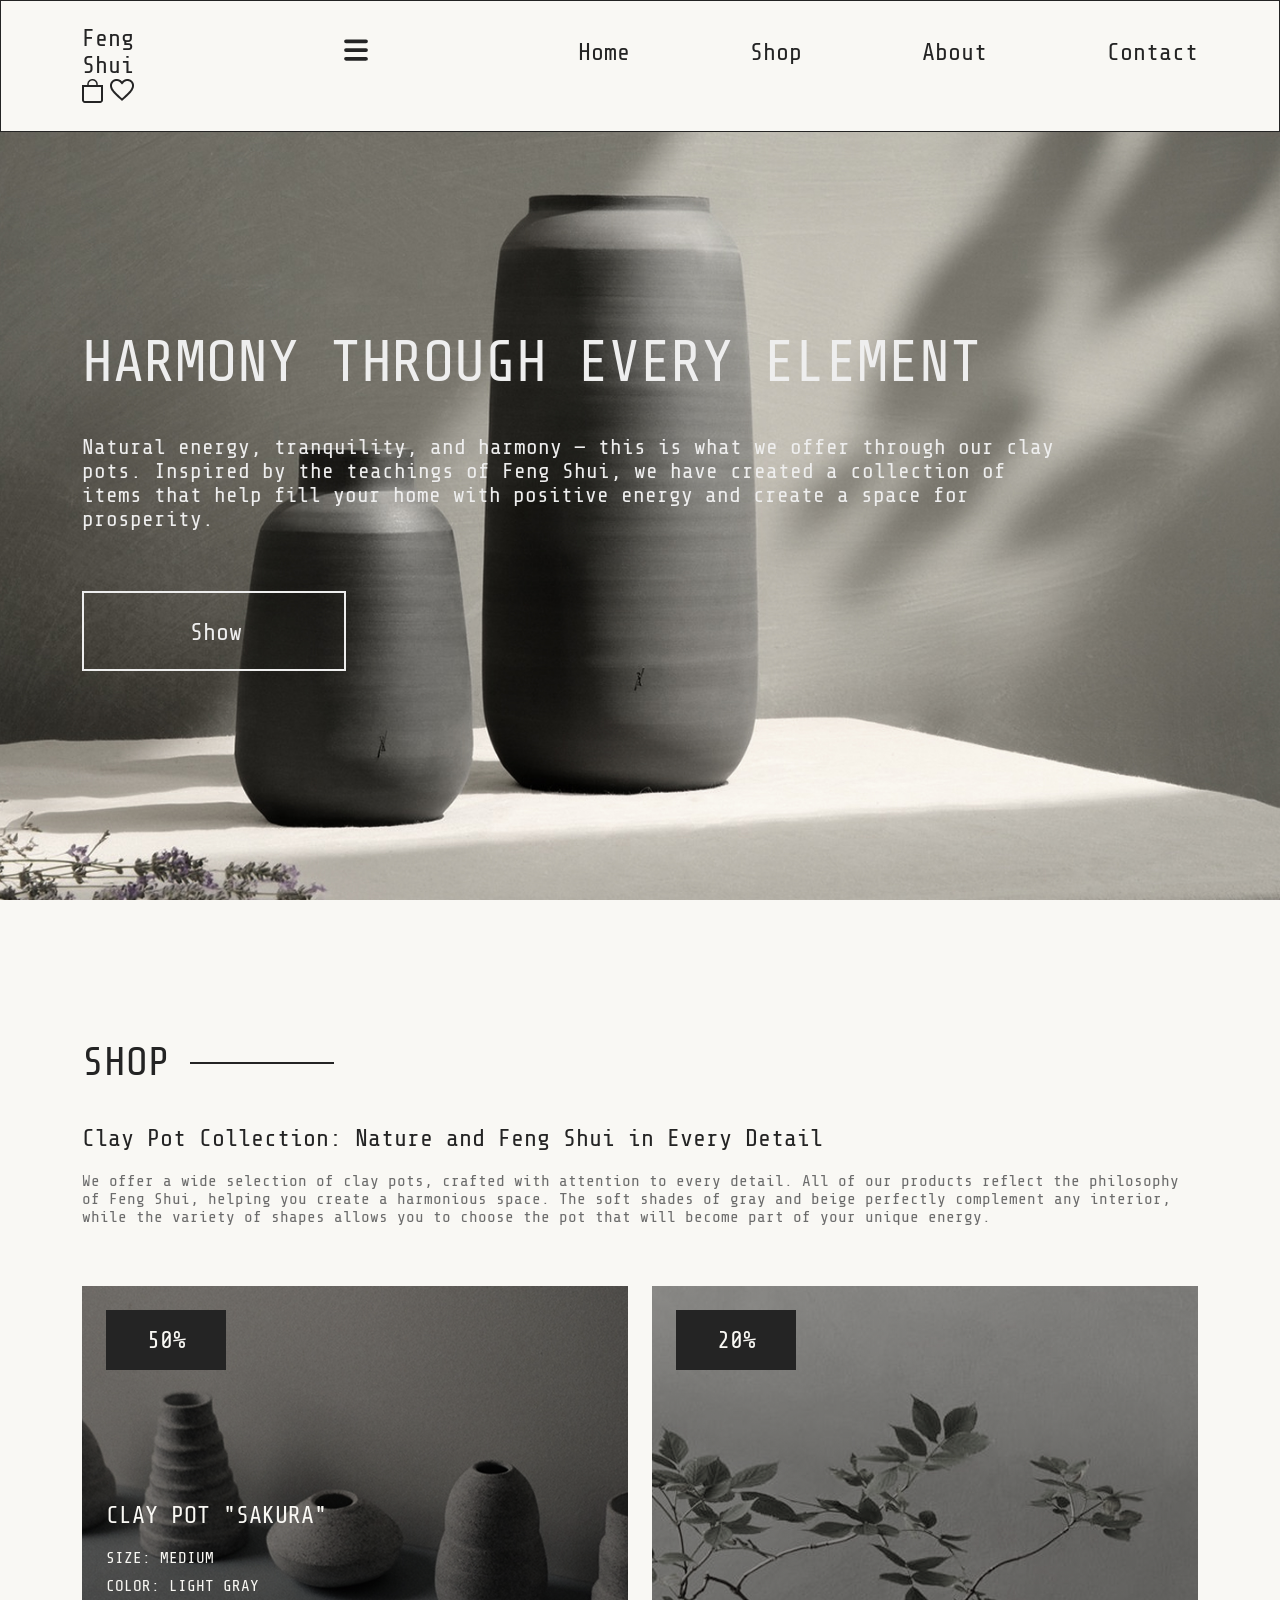
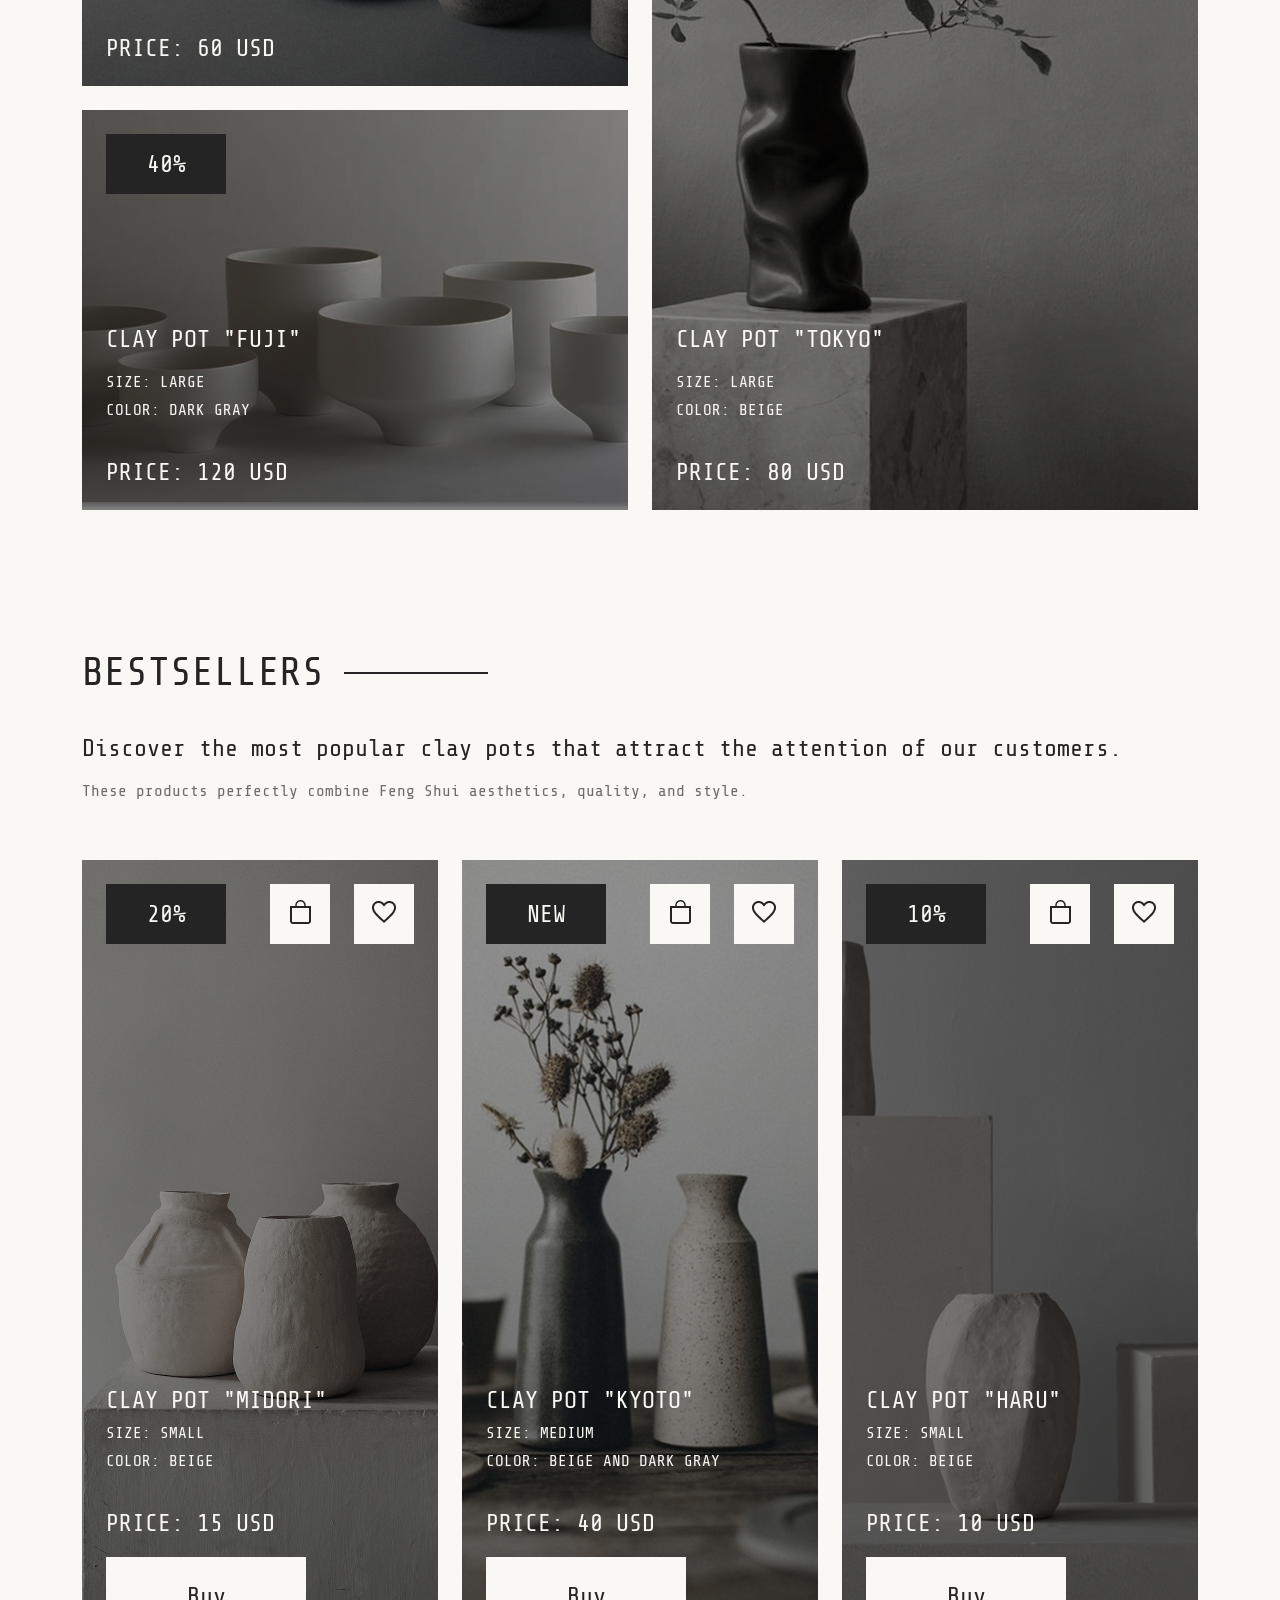
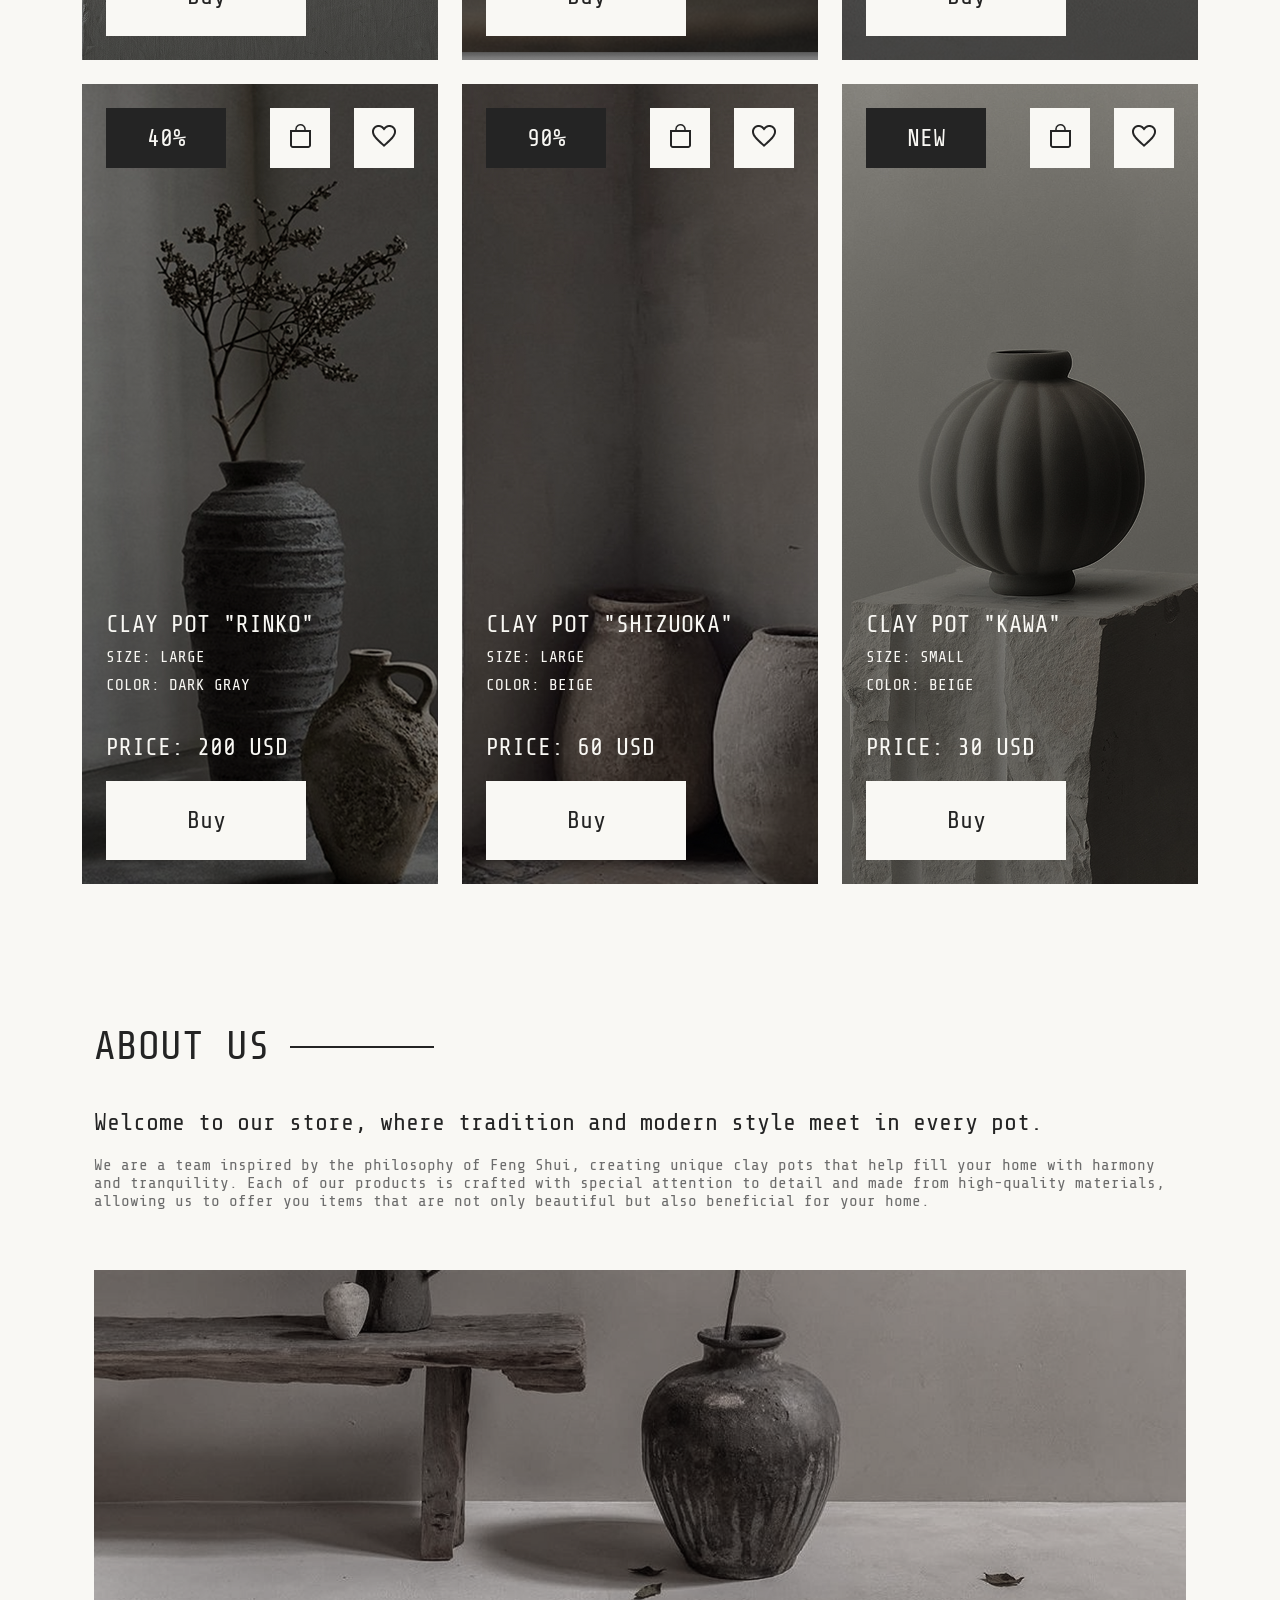
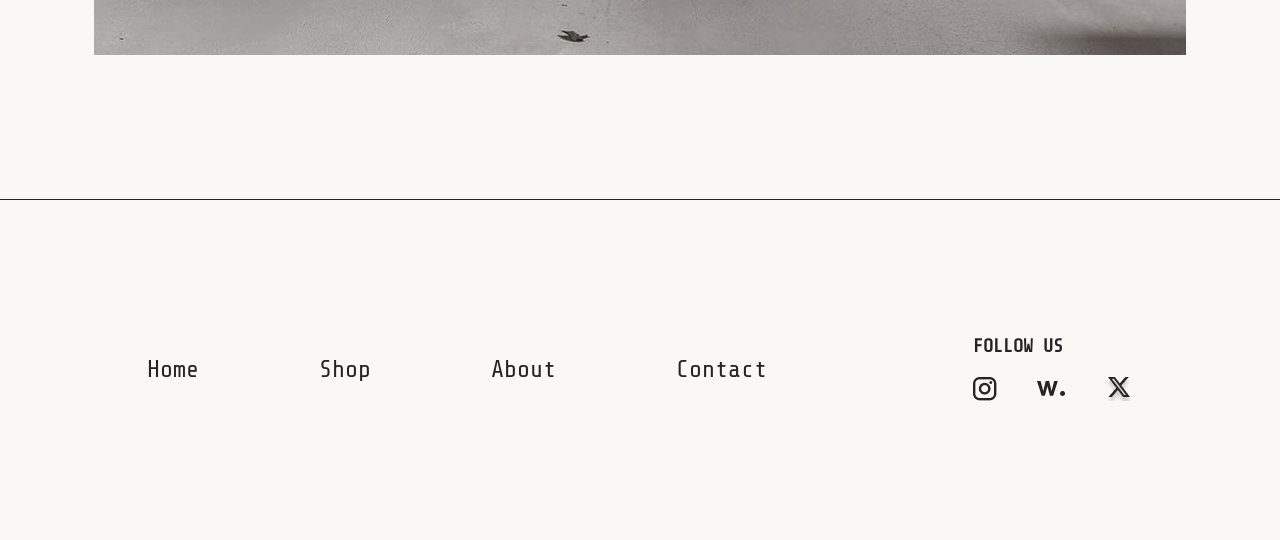
<file: index.html>
<!DOCTYPE html>
<html lang="en">

<head>
    <meta charset="UTF-8">
    <meta name="viewport" content="width=device-width, initial-scale=1.0">
    <title>Feng Shui</title>
    <link rel="stylesheet" href="./css/main.css">
    <link rel="stylesheet" href="./css/media.css">
</head>

<body>
    <header class="header">
        <nav class="nav">
            <div class="container nav__content">
                <a href="" class="logo">Feng Shui</a>
                <button class="nav__burger">
                    <svg xmlns="http://www.w3.org/2000/svg" width="30" height="30" viewBox="0 0 24 24">
                        <path d="M0 0h24v24H0z" fill="none" />
                        <g fill="none">
                            <path
                                d="m12.593 23.258l-.011.002l-.071.035l-.02.004l-.014-.004l-.071-.035q-.016-.005-.024.005l-.004.01l-.017.428l.005.02l.01.013l.104.074l.015.004l.012-.004l.104-.074l.012-.016l.004-.017l-.017-.427q-.004-.016-.017-.018m.265-.113l-.013.002l-.185.093l-.01.01l-.003.011l.018.43l.005.012l.008.007l.201.093q.019.005.029-.008l.004-.014l-.034-.614q-.005-.018-.02-.022m-.715.002a.02.02 0 0 0-.027.006l-.006.014l-.034.614q.001.018.017.024l.015-.002l.201-.093l.01-.008l.004-.011l.017-.43l-.003-.012l-.01-.01z" />
                            <path fill="currentColor"
                                d="M20 17.5a1.5 1.5 0 0 1 .144 2.993L20 20.5H4a1.5 1.5 0 0 1-.144-2.993L4 17.5zm0-7a1.5 1.5 0 0 1 0 3H4a1.5 1.5 0 0 1 0-3zm0-7a1.5 1.5 0 0 1 0 3H4a1.5 1.5 0 1 1 0-3z" />
                        </g>
                    </svg>

                </button>
                <ul class="menu">
                    <li><a href="" class="menu__link">Home</a></li>
                    <li><a href="" class="menu__link">Shop</a></li>
                    <li><a href="" class="menu__link">About</a></li>
                    <li><a href="" class="menu__link">Contact</a></li>
                </ul>
                <div class="nav__icons">
                    <a href="" class="shopicon">
                        <img src="./img/shopicon.png" alt="">
                    </a>
                    <a href="" class="favicon">
                        <img src="./img/favicon.png" alt="">
                    </a>
                </div>
            </div>
        </nav>
        <div class="header__content container">
            <h1 class="header__title">Harmony through Every Element</h1>
            <div class="header__wrapper">
                <p class="header__desc">Natural energy, tranquility, and harmony — this is what we offer through our
                    clay pots. Inspired by the teachings of Feng Shui, we have created a collection of items that help
                    fill your home with positive energy and create a space for prosperity.</p>
                <a href="" class="header__btn">Show</a>
            </div>
        </div>
    </header>
    <main class="container">
        <section class="shop">
            <div class="desc shop__desc">
                <h3 class="shop__title title">SHOP <span class="line"></span></h3>
                <h2 class="info">Clay Pot Collection: Nature and Feng Shui in Every Detail</h2>
                <p class="inform">We offer a wide selection of clay pots, crafted with attention to every detail. All of
                    our products
                    reflect the philosophy of Feng Shui, helping you create a harmonious space. The soft shades of gray
                    and
                    beige perfectly complement any interior, while the variety of shapes allows you to choose the pot
                    that
                    will become part of your unique energy.</p>
            </div>
            <div class="shop__cards">
                <div class="shop__item">
                    <img src="./img/shop1.jpg" alt="" class="item__img">
                    <div class="shop__item_content">
                        <p class="sale">50%</p>
                        <div class="div">
                            <h3 class="shop__item_title">Clay Pot "Sakura"</h3>
                            <p class="shop__item_info">Size: Medium</p>
                            <p class="shop__item_info">Color: Light Gray</p>
                        </div>
                        <p class="shop__item_price">Price: 60 USD</p>
                    </div>
                </div>
                <div class="shop__item">
                    <img src="./img/shop2.jpg" alt="" class="item__img">
                    <div class="shop__item_content">
                        <p class="sale">20%</p>
                        <div class="div">
                            <h3 class="shop__item_title">Clay Pot "Tokyo"</h3>
                            <p class="shop__item_info">Size: Large</p>
                            <p class="shop__item_info">Color: Beige</p>
                        </div>
                        <p class="shop__item_price">Price: 80 USD</p>
                    </div>
                </div>
                <div class="shop__item">
                    <img src="./img/shop3.jpg" alt="" class="item__img">
                    <div class="shop__item_content">
                        <p class="sale">40%</p>
                        <div class="div">
                            <h3 class="shop__item_title">Clay Pot "Fuji"</h3>
                            <p class="shop__item_info">Size: Large</p>
                            <p class="shop__item_info">Color: Dark Gray</p>
                        </div>
                        <p class="shop__item_price">Price: 120 USD</p>
                    </div>
                </div>
            </div>
        </section>
        <section class="bestsellers">
            <div class="bestsellers__desc">
                <h3 class="bestsellers__title title">Bestsellers<span class="line"></span></h3>
                <h2 class="info">Discover the most popular clay pots that attract the attention of our customers.</h2>
                <p class="inform">These products perfectly combine Feng Shui aesthetics, quality, and style.</p>
            </div>
            <div class="bestsellers__cards">
                <div class="bestsellers__item">
                    <img src="./img/sell1.jpg" alt="" class="item__img">
                    <div class="bestsellers__item_content">
                        <div class="wrapper">
                            <p class="sale">20%</p>
                            <div class="buttons">
                                <button class="btn">
                                    <img src="./img/shopicon.png" alt="">
                                </button>
                                <button class="btn">
                                    <img src="./img/favicon.png" alt="">
                                </button>
                            </div>
                        </div>
                        <div class="div">
                            <h3 class="bestsellers__item_title">Clay Pot "Midori"</h3>
                            <p class="bestsellers__item_info">Size: Small</p>
                            <p class="bestsellers__item_info">Color: Beige</p>
                        </div>
                        <p class="bestsellers__item_price">Price: 15 USD</p>
                        <a href="" class="buy">Buy</a>
                    </div>
                </div>
                <div class="bestsellers__item">
                    <img src="./img/sell2.jpg" alt="" class="item__img">
                    <div class="bestsellers__item_content">
                        <div class="wrapper">
                            <p class="sale">New</p>
                            <div class="buttons">
                                <button class="btn">
                                    <img src="./img/shopicon.png" alt="">
                                </button>
                                <button class="btn">
                                    <img src="./img/favicon.png" alt="">
                                </button>
                            </div>
                        </div>
                        <div class="div">
                            <h3 class="bestsellers__item_title">Clay Pot "Kyoto"</h3>
                            <p class="bestsellers__item_info">Size: Medium</p>
                            <p class="bestsellers__item_info">Color: Beige and Dark Gray</p>
                        </div>
                        <p class="bestsellers__item_price">Price: 40 USD</p>
                        <a href="" class="buy">Buy</a>
                    </div>
                </div>
                <div class="bestsellers__item">
                    <img src="./img/sell3.jpg" alt="" class="item__img">
                    <div class="bestsellers__item_content">
                        <div class="wrapper">
                            <p class="sale">10%</p>
                            <div class="buttons">
                                <button class="btn">
                                    <img src="./img/shopicon.png" alt="">
                                </button>
                                <button class="btn">
                                    <img src="./img/favicon.png" alt="">
                                </button>
                            </div>
                        </div>
                        <div class="div">
                            <h3 class="bestsellers__item_title">Clay Pot "Haru"</h3>
                            <p class="bestsellers__item_info">Size: Small</p>
                            <p class="bestsellers__item_info">Color: Beige</p>
                        </div>
                        <p class="bestsellers__item_price">Price: 10 USD</p>
                        <a href="" class="buy">Buy</a>
                    </div>
                </div>
                <div class="bestsellers__item">
                    <img src="./img/sell4.jpg" alt="" class="item__img">
                    <div class="bestsellers__item_content">
                        <div class="wrapper">
                            <p class="sale">40%</p>
                            <div class="buttons">
                                <button class="btn">
                                    <img src="./img/shopicon.png" alt="">
                                </button>
                                <button class="btn">
                                    <img src="./img/favicon.png" alt="">
                                </button>
                            </div>
                        </div>
                        <div class="div">
                            <h3 class="bestsellers__item_title">Clay Pot "Rinko"</h3>
                            <p class="bestsellers__item_info">Size: Large</p>
                            <p class="bestsellers__item_info">Color: Dark Gray</p>
                        </div>
                        <p class="bestsellers__item_price">Price: 200 USD</p>
                        <a href="" class="buy">Buy</a>
                    </div>
                </div>
                <div class="bestsellers__item">
                    <img src="./img/sell5.jpg" alt="" class="item__img">
                    <div class="bestsellers__item_content">
                        <div class="wrapper">
                            <p class="sale">90%</p>
                            <div class="buttons">
                                <button class="btn">
                                    <img src="./img/shopicon.png" alt="">
                                </button>
                                <button class="btn">
                                    <img src="./img/favicon.png" alt="">
                                </button>
                            </div>
                        </div>
                        <div class="div">
                            <h3 class="bestsellers__item_title">Clay Pot "Shizuoka"</h3>
                            <p class="bestsellers__item_info">Size: Large</p>
                            <p class="bestsellers__item_info">Color: Beige</p>
                        </div>
                        <p class="bestsellers__item_price">Price: 60 USD</p>
                        <a href="" class="buy">Buy</a>
                    </div>
                </div>
                <div class="bestsellers__item">
                    <img src="./img/sell6.jpg" alt="" class="item__img">
                    <div class="bestsellers__item_content">
                        <div class="wrapper">
                            <p class="sale">New</p>
                            <div class="buttons">
                                <button class="btn">
                                    <img src="./img/shopicon.png" alt="">
                                </button>
                                <button class="btn">
                                    <img src="./img/favicon.png" alt="">
                                </button>
                            </div>
                        </div>
                        <div class="div">
                            <h3 class="bestsellers__item_title">Clay Pot "Kawa"</h3>
                            <p class="bestsellers__item_info">Size: Small</p>
                            <p class="bestsellers__item_info">Color: Beige</p>
                        </div>
                        <p class="bestsellers__item_price">Price: 30 USD</p>
                        <a href="" class="buy">Buy</a>
                    </div>
                </div>
            </div>
        </section>
        <section class="about">
            <div class="about__content container">
                <div class="about__wrapper">
                    <h2 class="about__title title">About us <span class="line"></span>
                    </h2>
                    <h3 class="info">Welcome to our store, where tradition and modern style meet in every pot.</h3>
                    <p class="inform">We are a team inspired by the philosophy of Feng Shui, creating unique clay pots
                        that
                        help fill your home with harmony and tranquility. Each of our products is crafted with special
                        attention to detail and made from high-quality materials, allowing us to offer you items that
                        are
                        not only beautiful but also beneficial for your home.</p>
                    <img src="./img/about.png" alt="" class="about__img">

                </div>
            </div>
        </section>
    </main>
    <footer class="footer">
        <div class="container footer__content">
            <ul class="menu footer__menu">
                <li><a href="" class="menu__link">Home</a></li>
                <li><a href="" class="menu__link">Shop</a></li>
                <li><a href="" class="menu__link">About</a></li>
                <li><a href="" class="menu__link">Contact</a></li>
            </ul>
            <div class="footer__us">
                <h3 class="footer__links">FOLLOW US</h3>
                <div class="footer__icons">
                    <a href=""><img src="./img/footer1.png" alt=""></a>
                    <a href=""><img src="./img/footer2.png" alt=""></a>
                    <a href=""><img src="./img/footer3.png" alt=""></a>
                </div>
            </div>
        </div>
    </footer>
</body>

</html>
</file>
<file: css/main.css>
@import url(./fonts.css);
 @import url(./common.css);

 /* nav */
 .nav {
     padding: 24px;
     border: 1px solid #242424;
     position: fixed;
     left: 0;
     top: 0;
     width: 100%;
     z-index: 99;
     background: #f9f8f4;
 }

   .burger {
    display: none;
   }

 .nav__content {
     display: grid;
     grid-template-columns: 1fr 10fr 1fr;
     align-items: center;

 }

 .logo {
     font-weight: 400;
     font-size: 24px;
 }

 .menu {
     display: flex;
     justify-content: center;
     gap: 120px;

 }

 .menu__link {
     font-weight: 400;
     font-size: 24px;
 }

 .nav__icons {
     display: flex;
     justify-content: space-between;
 }

 /* nav */
 /* header */
 .header {
     background-image: url(../img/head.jpg);
     min-height: 100dvh;
     background-repeat: no-repeat;
     background-position: center;
     background-size: cover;
     padding-top: 100px;
     display: flex;
     align-items: center;
 }

 .header__title {
     font-weight: 400;
     /* font-size: 74px; */
     font-size: clamp(1.25rem, 0.4685rem + 3.9074vw, 4.625rem); 
     text-transform: uppercase;
     color: #eee;
     max-width: 1159px;
     width: 100%;

 }

 .header__desc {
     /* font-size: 24px; */
     font-size: clamp(1rem, 0.8842rem + 0.5789vw, 1.5rem);
     color: #eee;
     display: flex;
     margin-top: 40px;
     max-width: 984px;
     width: 100%;
 }

 .header__btn {
     font-size: 24px;
     color: #eee;
     border: 2px solid #eee;
     width: 264px;
     height: 80px;
     padding: 26px 106px;
     display: flex;
     margin-top: 60px;
 }

 /* header */
 /* main */
 .shop {
     margin-top: 140px;
 }

 .title {
     display: flex;
     align-items: center;
     font-weight: 400;
     font-size: 40px;
     gap: 20px;
     text-transform: uppercase;
 }

 .line {
     width: 144px;
     height: 2px;
     background: #242424;
 }

 .info {
     margin-top: 40px;
     font-size: 24px;
     font-weight: 400;
 }

 .inform {
     margin-top: 20px;
     color: #6c6c6c;
 }

 .shop__cards {
     display: grid;
     grid-template-columns: repeat(4, 1fr);
     grid-template-rows: 400px 400px;
     gap: 24px;
     margin-top: 60px;
 }

 .item__img {
     position: absolute;
     top: 0;
     left: 0;
     width: 100%;
     height: 100%;
     object-fit: cover;
 }

 .shop__item {
     position: relative;

 }

 .shop__item:nth-of-type(1) {
     grid-column: 1 / 3;
     grid-row: span 1;
 }

 .shop__item:nth-of-type(2) {
     grid-column: span 2;
     grid-row: 1 / 3;
 }

 .shop__item:nth-of-type(3) {
     grid-column: 1 / 3;
     grid-row: 2/3;
 }


 .shop__item_content {
     position: relative;
     background: linear-gradient(360deg, rgba(0, 0, 0, 0.5) 0%, rgba(0, 0, 0, 0.319) 100%);
     height: 100%;
     padding: 24px;
     display: flex;
     flex-direction: column;
     justify-content: space-between;
 }

 .div {
     display: flex;
     margin-top: auto;
     flex-direction: column;
     padding-bottom: 40px;
     gap: 10px;
 }

 .shop__item_title {
     font-weight: 400;
     font-size: 24px;
     text-transform: uppercase;
     color: #f9f8f4;
     padding-bottom: 10px;
 }

 .shop__item_info {
     text-transform: uppercase;
     color: #f9f8f4;
 }

 .shop__item_price {
     font-size: 24px;
     text-transform: uppercase;
     color: #f9f8f4;
 }

 .sale {
     background: #242424;
     font-size: 24px;
     text-transform: uppercase;
     color: #f9f8f4;
     width: 120px;
     height: 60px;
     display: flex;
     justify-content: center;
     align-items: center;
 }

 .bestsellers {
     margin-top: 140px;
 }

 .bestsellers__cards {
     margin-top: 60px;
     display: grid;
     grid-template-columns: repeat(3, 1fr);
     grid-template-rows: repeat(2, 800px);
     gap: 24px;
 }

 .bestsellers__item,
 .bestsellers__item_content {
     position: relative;
 }

 .bestsellers__item_content {
     display: flex;
     flex-direction: column;
     background: linear-gradient(360deg, rgba(0, 0, 0, 0.5) 0%, rgba(0, 0, 0, 0.319) 100%);
     padding: 24px;
     height: 100%;
 }

 .buttons {
     display: flex;
     gap: 24px;
 }

 .btn {
     width: 60px;
     height: 60px;
     background: #f9f8f4;
     transition: 0.5s;
 }

 .wrapper {
     display: flex;
     justify-content: space-between;
 }

 .bestsellers__item_title {
     font-weight: 400;
     font-size: 24px;
     text-transform: uppercase;
     color: #f9f8f4;
 }

 .bestsellers__item_info {
     text-transform: uppercase;
     color: #f9f8f4;
 }

 .bestsellers__item_price {
     font-size: 24px;
     text-transform: uppercase;
     color: #f9f8f4;
 }

 .buy {
     font-size: 24px;
     background: #f9f8f4;
     width: 200px;
     text-align: center;
     padding: 26px;
     margin-top: 20px;
 }

 .btn:focus {
     background-color: #000000;
 }

 .btn:focus img {
     filter: invert(1);
 }

 /* main */
 /* about */
 .about {
     margin-top: 140px;
 }

 .about__img {
     margin-top: 60px;
     object-fit: cover;
     width: 100%;
     height: 100%;
 }
 /* about */
 /* footer */
 .footer {
    margin-top: 140px;
    border-top: 1px solid #242424;
    padding: 135px;
 }

 .footer__content {
    display: flex;
    justify-content: space-between;
    align-items: center;
 }

.footer__icons {
    display: flex;
    align-items: center;
    margin-top: 20px;
    gap: 40px;
}
 /* footer */
</file>
<file: css/media.css>
@media (max-width: 1400px) {
    .container {
        max-width: 1140px;
    }
}

@media (max-width: 1200px) {
    .container {
        max-width: 960px;
    }
}

@media (max-width: 992px) {
    .container {
        max-width: 720px;
    }

    .nav__burger {
        display: block;
        order: 1;
    }

    .nav__burger:focus~.menu {
        transform: scaleY(1);
    }

    .nav__icons {
        justify-content: end;
        align-items: center;
        padding-right: 20px;
        gap: 20px;
    }

    header .menu {
        position: absolute;
        right: 20px;
        top: 100%;
        flex-direction: column;
        border: 1px solid #242424;
        background: var(--bg);
        min-width: 200px;
        padding: 20px;
        transform: scaleY(0);
        transition: 0.2s 0.5s;
        transform-origin: 0 0;
        gap: 40px;
    }

    .shop__cards {
        grid-template-rows: repeat(2, 300px);
    }

    .sale {
        width: 100px;

    }

    .shop__item_title {
        font-size: 20px;
    }

    .div {
        padding-bottom: 20px;
    }

    .btn {
        width: 50px;
        height: 50px;
    }

    .buttons {
        gap: 15px;
    }

    .bestsellers__cards {
        grid-template-columns: repeat(2, 1fr);
        grid-template-rows: repeat(3, 600px);
    }

    .bestsellers__item_title {
        font-size: 20px;
    }

    .buy {
        width: 150px;
        padding: 20px;
    }

    .about,
    .bestsellers,
    .shop,
    .footer {
        margin-top: 50px;
    }

    .footer {
        padding: 50px;
    }

    .footer__menu {
        display: flex;
        flex-direction: column;
        gap: 10px;
    }
}

@media (max-width: 768px) {
    .container {
        max-width: 540px;
    }

    .header__btn {
        width: 150px;
        justify-content: center;
        padding: 20px;
    }

    .shop__cards {
        display: flex;
        flex-direction: column;
        justify-content: center;
    }


    .div {
        padding-top: 50px;
    }

    .bestsellers__cards {
        grid-template-columns: repeat(1, 1fr);
        grid-template-rows: repeat(6, 500px);
    }

    .buttons {
        padding-left: 20px;
    }

}

@media (max-width: 576px) {
    .container {
        max-width: 100%;
    }
}
</file>
